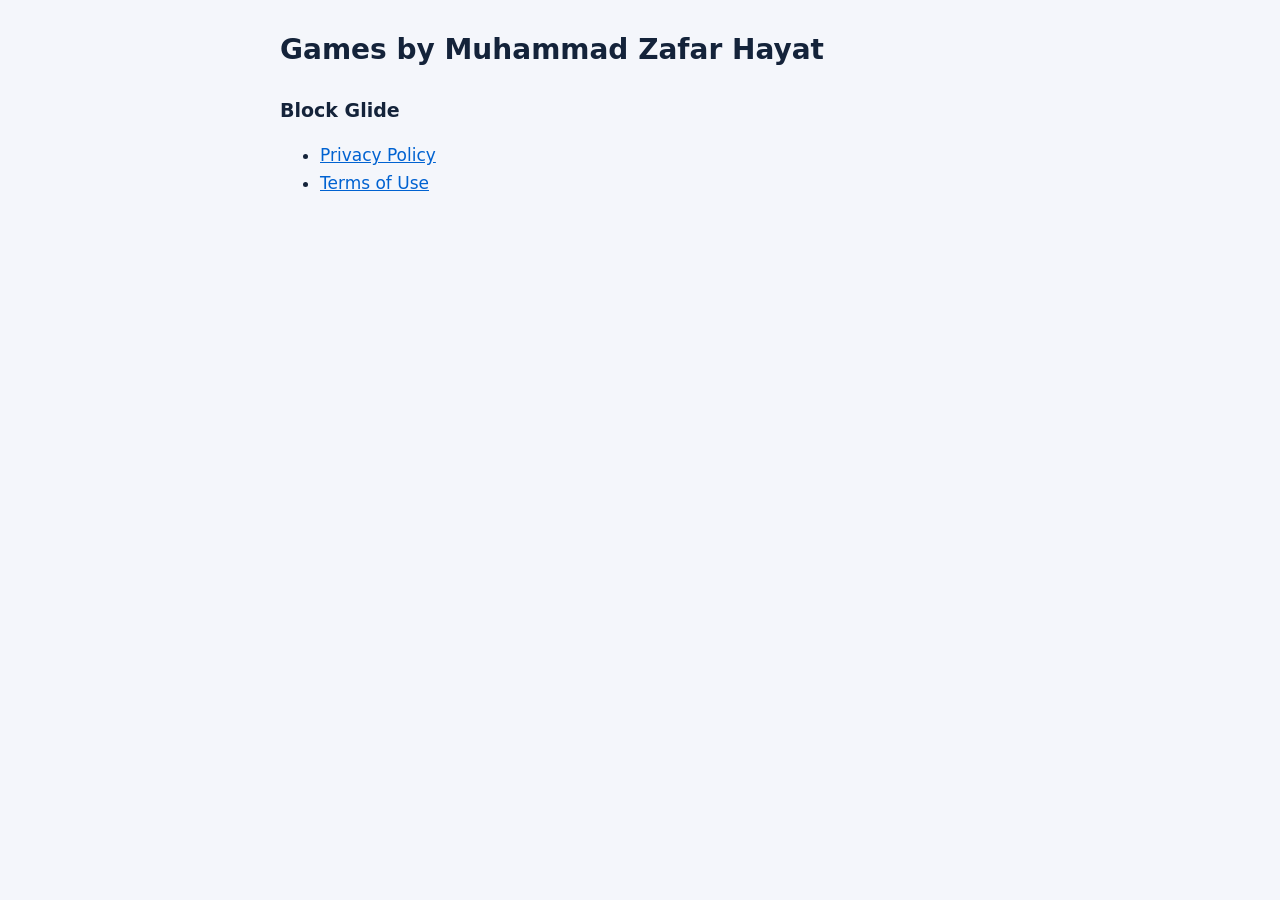
<file: index.html>
<!doctype html>
<html lang="en">
  <head>
    <meta charset="UTF-8" />
    <meta name="viewport" content="width=device-width, initial-scale=1" />
    <title>Games by Muhammad Zafar Hayat</title>
    <link rel="stylesheet" href="style.css" />
  </head>
  <body>
    <main>
      <h1>Games by Muhammad Zafar Hayat</h1>
      <h2>Block Glide</h2>
      <ul>
        <li><a href="block-glide/privacy.html">Privacy Policy</a></li>
        <li><a href="block-glide/terms.html">Terms of Use</a></li>
      </ul>
    </main>
  </body>
</html>
</file>
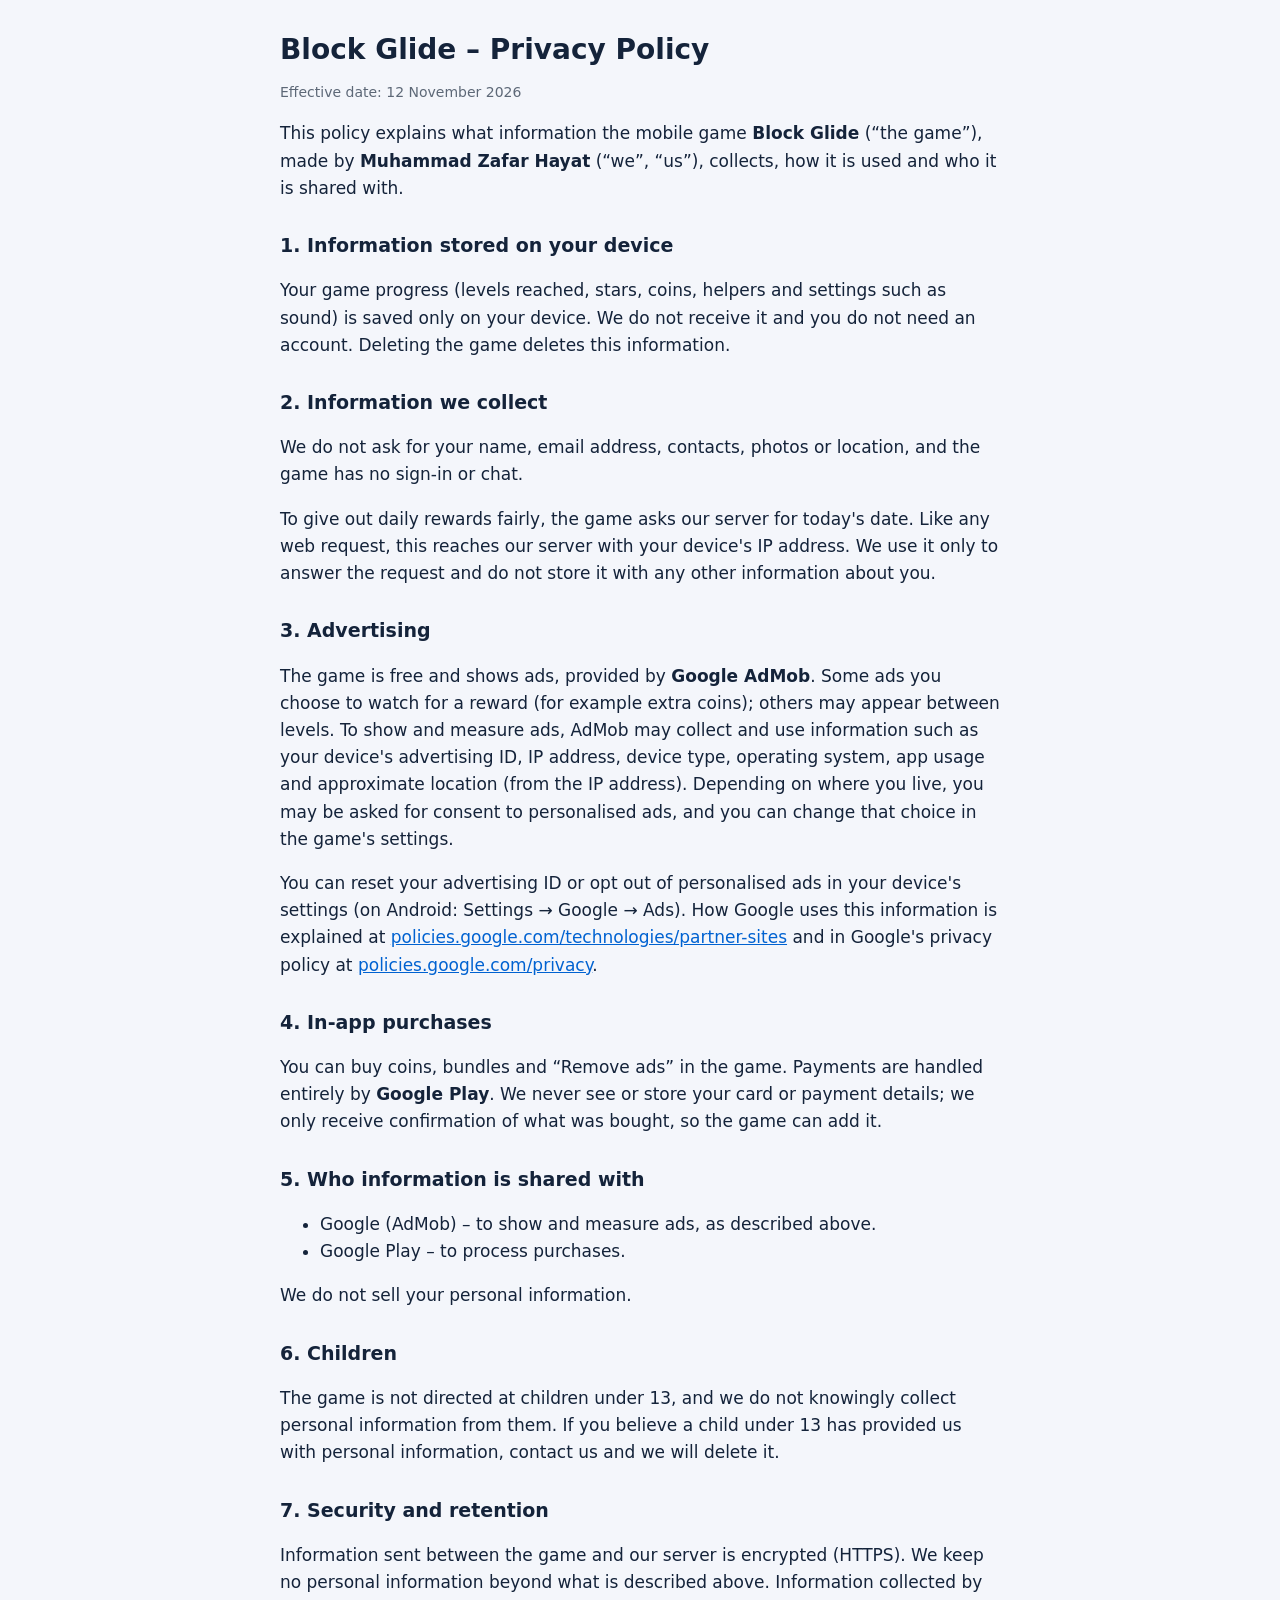
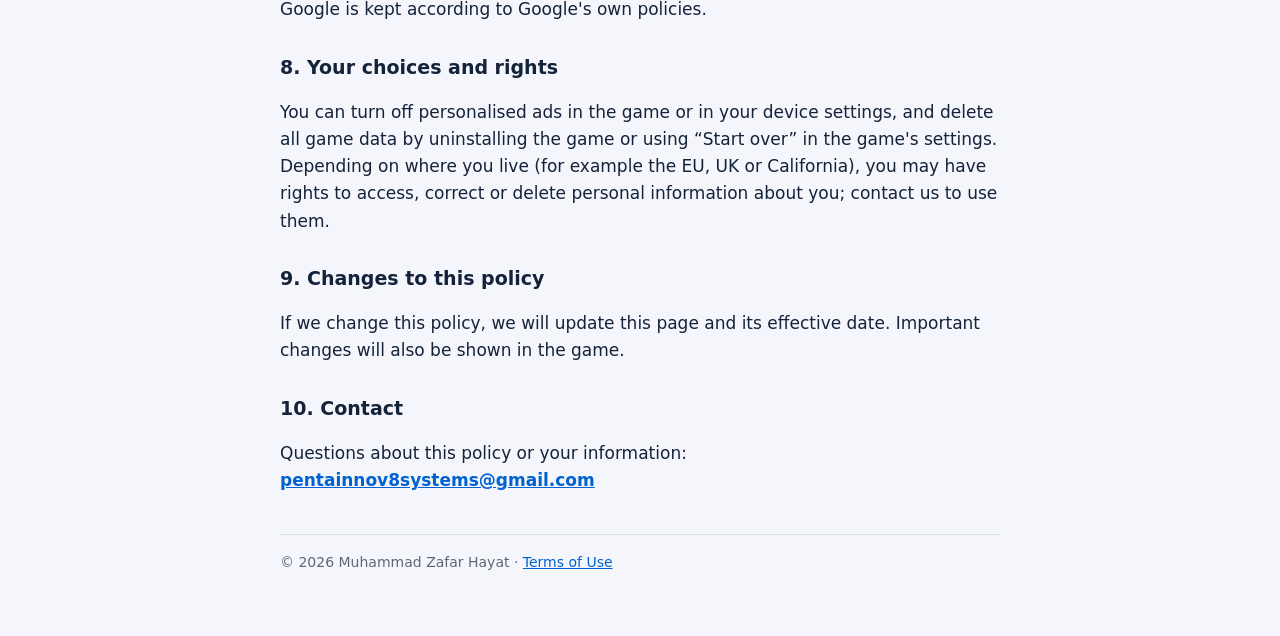
<file: block-glide/privacy.html>
<!doctype html>
<html lang="en">
  <head>
    <meta charset="UTF-8" />
    <meta name="viewport" content="width=device-width, initial-scale=1" />
    <title>Block Glide – Privacy Policy</title>
    <link rel="stylesheet" href="../style.css" />
  </head>
  <body>
    <main>
      <h1>Block Glide – Privacy Policy</h1>
      <p class="date">Effective date: 12 November 2026</p>

      <p>
        This policy explains what information the mobile game <strong>Block Glide</strong> (“the game”), made by
        <strong>Muhammad Zafar Hayat</strong> (“we”, “us”), collects, how it is used and who it is shared with.
      </p>

      <h2>1. Information stored on your device</h2>
      <p>
        Your game progress (levels reached, stars, coins, helpers and settings such as sound) is saved only on your
        device. We do not receive it and you do not need an account. Deleting the game deletes this information.
      </p>

      <h2>2. Information we collect</h2>
      <p>
        We do not ask for your name, email address, contacts, photos or location, and the game has no sign-in or chat.
      </p>
      <p>
        To give out daily rewards fairly, the game asks our server for today's date. Like any web request, this
        reaches our server with your device's IP address. We use it only to answer the request and do not store it
        with any other information about you.
      </p>

      <h2>3. Advertising</h2>
      <p>
        The game is free and shows ads, provided by <strong>Google AdMob</strong>. Some ads you choose to watch for a
        reward (for example extra coins); others may appear between levels. To show and measure ads, AdMob may collect
        and use information such as your device's advertising ID, IP address, device type, operating system, app
        usage and approximate location (from the IP address). Depending on where you live, you may be asked for
        consent to personalised ads, and you can change that choice in the game's settings.
      </p>
      <p>
        You can reset your advertising ID or opt out of personalised ads in your device's settings (on Android:
        Settings → Google → Ads). How Google uses this information is explained at
        <a href="https://policies.google.com/technologies/partner-sites">policies.google.com/technologies/partner-sites</a>
        and in Google's privacy policy at <a href="https://policies.google.com/privacy">policies.google.com/privacy</a>.
      </p>

      <h2>4. In-app purchases</h2>
      <p>
        You can buy coins, bundles and “Remove ads” in the game. Payments are handled entirely by
        <strong>Google Play</strong>. We never see or store your card or payment details; we only receive confirmation
        of what was bought, so the game can add it.
      </p>

      <h2>5. Who information is shared with</h2>
      <ul>
        <li>Google (AdMob) – to show and measure ads, as described above.</li>
        <li>Google Play – to process purchases.</li>
      </ul>
      <p>We do not sell your personal information.</p>

      <h2>6. Children</h2>
      <p>
        The game is not directed at children under 13, and we do not knowingly collect personal information from
        them. If you believe a child under 13 has provided us with personal information, contact us and we will delete
        it.
      </p>

      <h2>7. Security and retention</h2>
      <p>
        Information sent between the game and our server is encrypted (HTTPS). We keep no personal information beyond
        what is described above. Information collected by Google is kept according to Google's own policies.
      </p>

      <h2>8. Your choices and rights</h2>
      <p>
        You can turn off personalised ads in the game or in your device settings, and delete all game data by
        uninstalling the game or using “Start over” in the game's settings. Depending on where you live (for example
        the EU, UK or California), you may have rights to access, correct or delete personal information about you;
        contact us to use them.
      </p>

      <h2>9. Changes to this policy</h2>
      <p>
        If we change this policy, we will update this page and its effective date. Important changes will also be
        shown in the game.
      </p>

      <h2>10. Contact</h2>
      <p>Questions about this policy or your information: <strong><a href="mailto:pentainnov8systems@gmail.com">pentainnov8systems@gmail.com</a></strong></p>

      <p class="foot">© 2026 Muhammad Zafar Hayat · <a href="terms.html">Terms of Use</a></p>
    </main>
  </body>
</html>
</file>
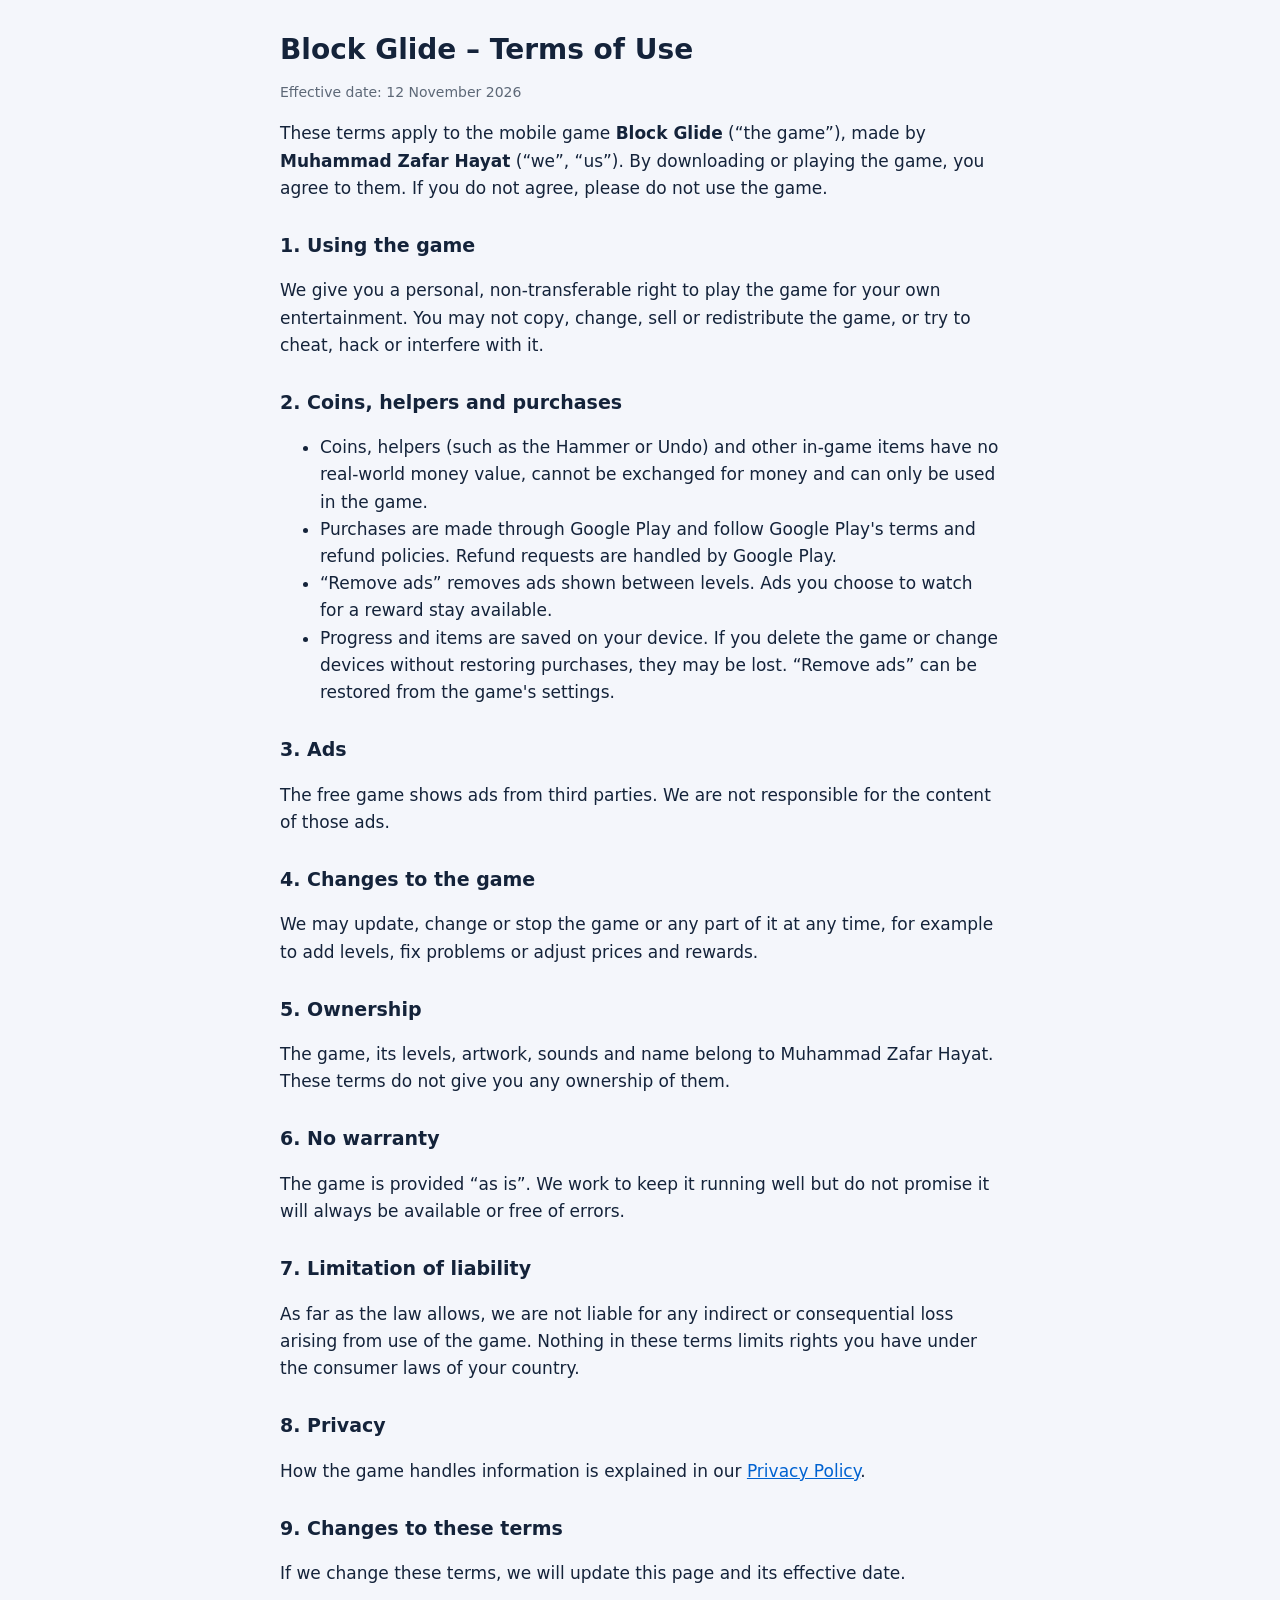
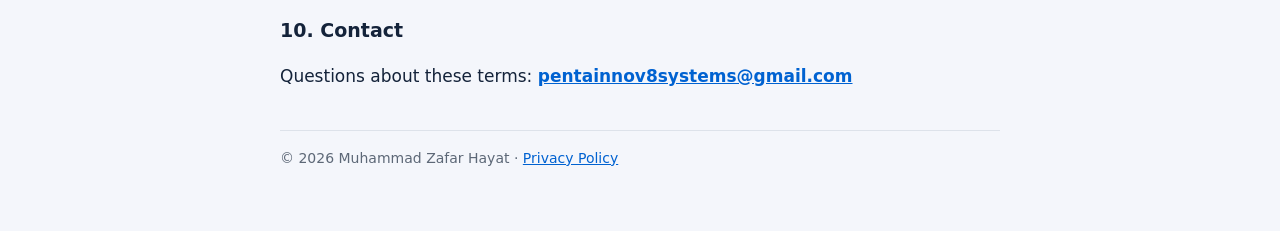
<file: block-glide/terms.html>
<!doctype html>
<html lang="en">
  <head>
    <meta charset="UTF-8" />
    <meta name="viewport" content="width=device-width, initial-scale=1" />
    <title>Block Glide – Terms of Use</title>
    <link rel="stylesheet" href="../style.css" />
  </head>
  <body>
    <main>
      <h1>Block Glide – Terms of Use</h1>
      <p class="date">Effective date: 12 November 2026</p>

      <p>
        These terms apply to the mobile game <strong>Block Glide</strong> (“the game”), made by <strong>Muhammad Zafar Hayat</strong>
        (“we”, “us”). By downloading or playing the game, you agree to them. If you do not agree, please do not use the
        game.
      </p>

      <h2>1. Using the game</h2>
      <p>
        We give you a personal, non-transferable right to play the game for your own entertainment. You may not copy,
        change, sell or redistribute the game, or try to cheat, hack or interfere with it.
      </p>

      <h2>2. Coins, helpers and purchases</h2>
      <ul>
        <li>
          Coins, helpers (such as the Hammer or Undo) and other in-game items have no real-world money value, cannot be
          exchanged for money and can only be used in the game.
        </li>
        <li>
          Purchases are made through Google Play and follow Google Play's terms and refund policies. Refund requests
          are handled by Google Play.
        </li>
        <li>
          “Remove ads” removes ads shown between levels. Ads you choose to watch for a reward stay available.
        </li>
        <li>
          Progress and items are saved on your device. If you delete the game or change devices without restoring
          purchases, they may be lost. “Remove ads” can be restored from the game's settings.
        </li>
      </ul>

      <h2>3. Ads</h2>
      <p>The free game shows ads from third parties. We are not responsible for the content of those ads.</p>

      <h2>4. Changes to the game</h2>
      <p>
        We may update, change or stop the game or any part of it at any time, for example to add levels, fix problems
        or adjust prices and rewards.
      </p>

      <h2>5. Ownership</h2>
      <p>
        The game, its levels, artwork, sounds and name belong to Muhammad Zafar Hayat. These terms do not give you any ownership of
        them.
      </p>

      <h2>6. No warranty</h2>
      <p>
        The game is provided “as is”. We work to keep it running well but do not promise it will always be available
        or free of errors.
      </p>

      <h2>7. Limitation of liability</h2>
      <p>
        As far as the law allows, we are not liable for any indirect or consequential loss arising from use of the
        game. Nothing in these terms limits rights you have under the consumer laws of your country.
      </p>

      <h2>8. Privacy</h2>
      <p>How the game handles information is explained in our <a href="privacy.html">Privacy Policy</a>.</p>

      <h2>9. Changes to these terms</h2>
      <p>If we change these terms, we will update this page and its effective date.</p>

      <h2>10. Contact</h2>
      <p>Questions about these terms: <strong><a href="mailto:pentainnov8systems@gmail.com">pentainnov8systems@gmail.com</a></strong></p>

      <p class="foot">© 2026 Muhammad Zafar Hayat · <a href="privacy.html">Privacy Policy</a></p>
    </main>
  </body>
</html>
</file>
<file: style.css>
/* Plain, readable pages for the games' policies. */
body {
  margin: 0;
  background: #f4f6fb;
  color: #14233a;
  font: 17px/1.6 system-ui, -apple-system, "Segoe UI", Roboto, sans-serif;
}
main {
  max-width: 720px;
  margin: 0 auto;
  padding: 32px 20px 48px;
}
h1 {
  font-size: 28px;
  line-height: 1.25;
  margin: 0 0 4px;
}
h2 {
  font-size: 19px;
  margin: 28px 0 6px;
}
.date,
.foot {
  color: #5d6877;
  font-size: 14px;
}
.foot {
  margin-top: 40px;
  border-top: 1px solid #dde2ea;
  padding-top: 16px;
}
a {
  color: #0062d1;
}
</file>
